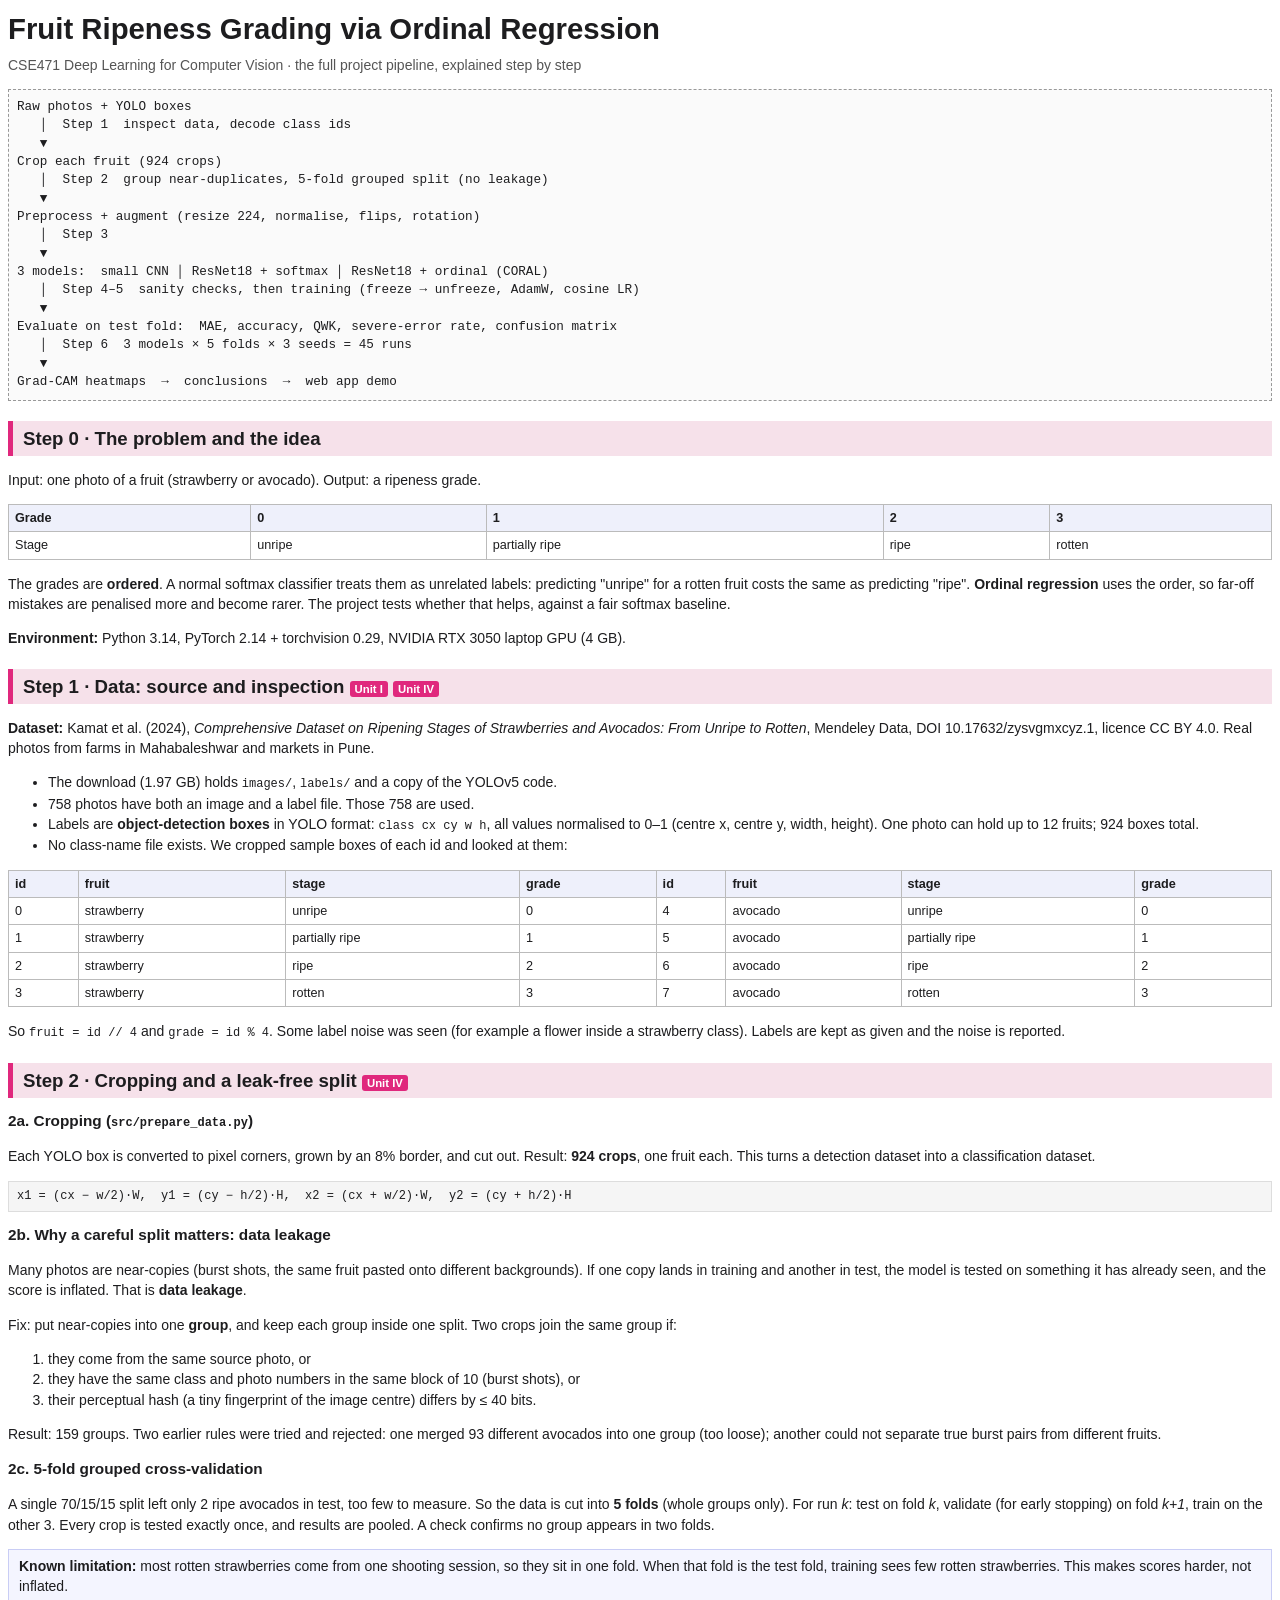
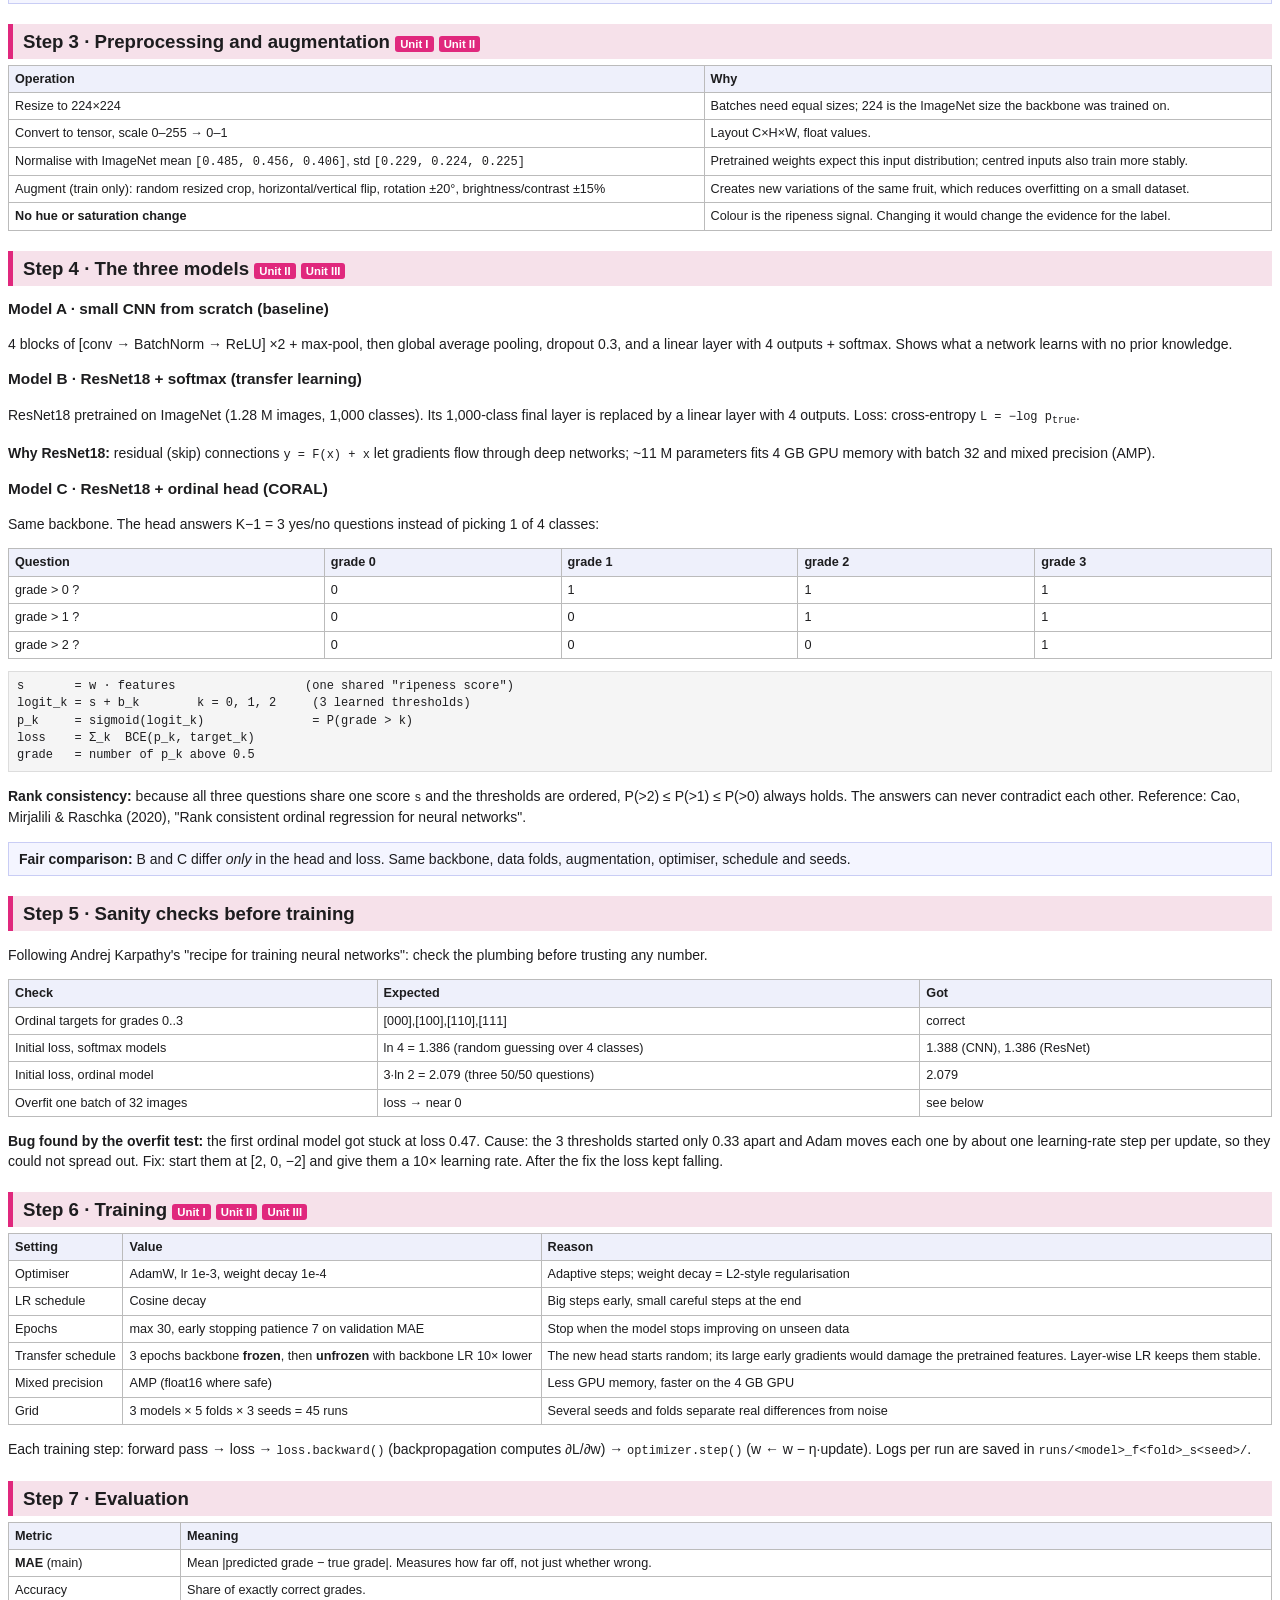
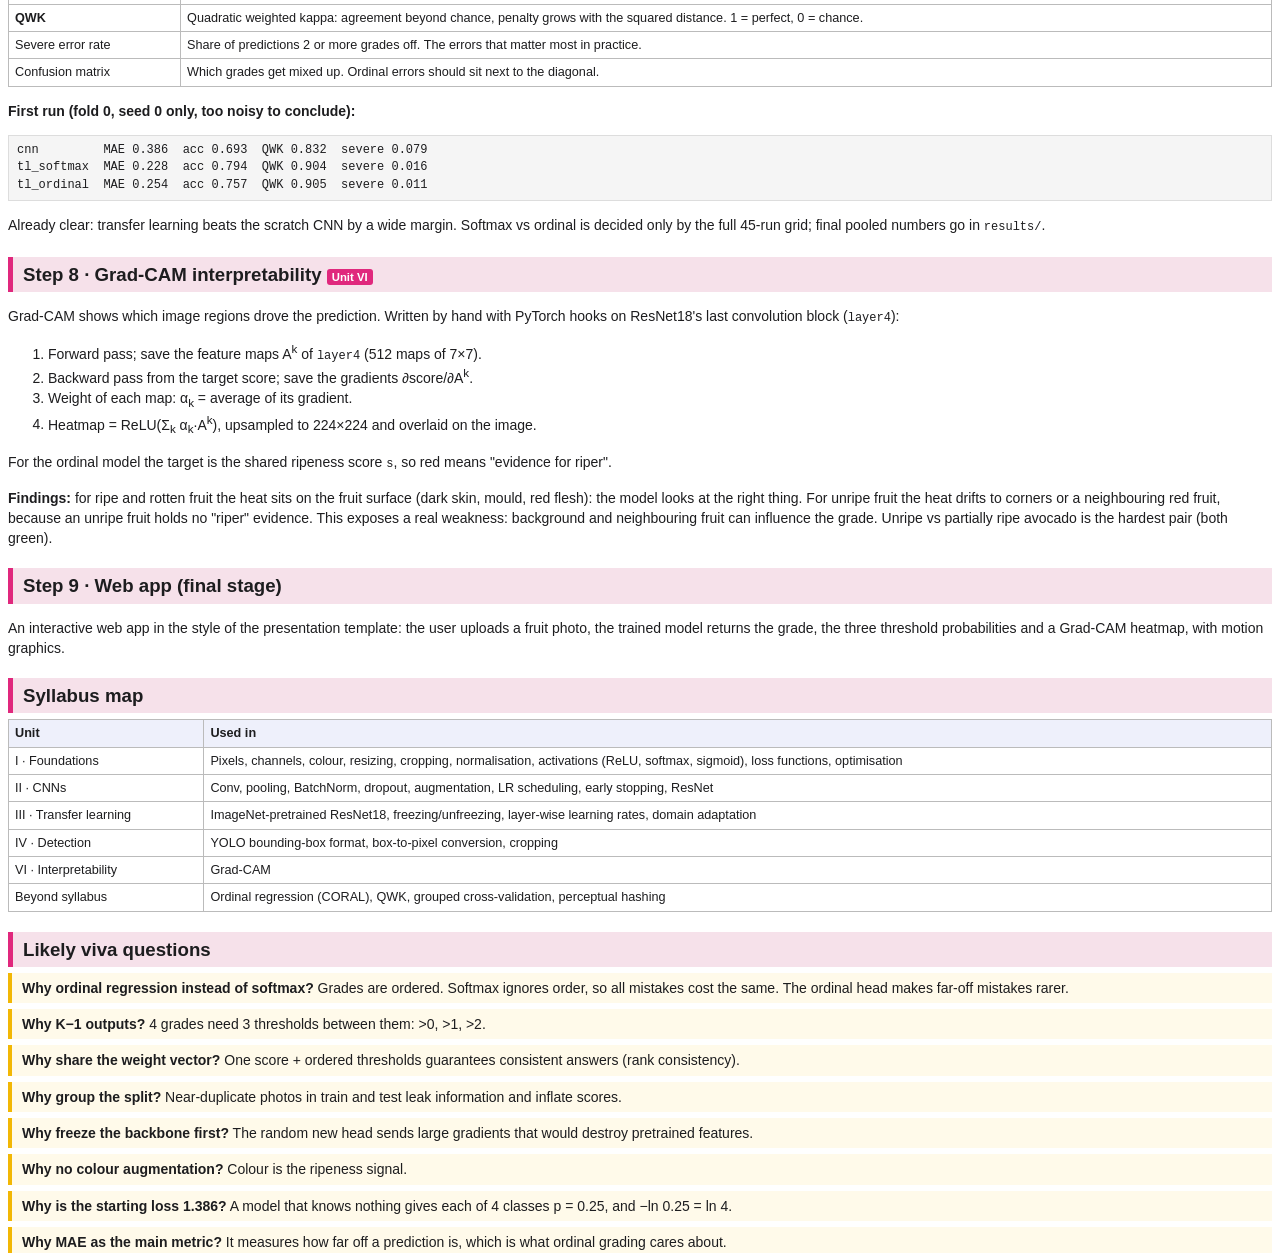
<file: docs/pipeline_explained.html>
<!doctype html>
<html><head><meta charset="utf-8"><title>Project Pipeline Explained</title>
<style>
@page { size: A4; margin: 16mm 15mm; }
body { font-family: "Segoe UI", Arial, sans-serif; font-size: 10.5pt; line-height: 1.45; color: #1d1d1f; }
h1 { font-size: 22pt; margin: 0 0 4px; }
.sub { color: #555; margin-bottom: 14px; }
h2 { font-size: 14pt; margin: 20px 0 6px; padding: 4px 10px; background: #f6e1ea; border-left: 5px solid #e0287d; page-break-after: avoid; }
h3 { font-size: 11.5pt; margin: 12px 0 4px; page-break-after: avoid; }
table { border-collapse: collapse; width: 100%; margin: 6px 0 10px; font-size: 9.5pt; page-break-inside: avoid; }
th, td { border: 1px solid #bbb; padding: 4px 6px; text-align: left; vertical-align: top; }
th { background: #eef0fb; }
code, pre { font-family: Consolas, monospace; font-size: 9pt; }
pre { background: #f5f5f5; border: 1px solid #ddd; padding: 6px 8px; white-space: pre-wrap; page-break-inside: avoid; }
.box { border: 1px solid #c9cdf5; background: #f4f5ff; padding: 6px 10px; margin: 8px 0; page-break-inside: avoid; }
.q { border-left: 4px solid #f2b705; background: #fffaea; padding: 5px 10px; margin: 6px 0; page-break-inside: avoid; }
.flow { font-family: Consolas, monospace; font-size: 9.5pt; background: #fafafa; border: 1px dashed #999; padding: 8px; white-space: pre; }
.unit { display: inline-block; background: #e0287d; color: #fff; border-radius: 3px; padding: 0 5px; font-size: 8.5pt; font-weight: 600; }
</style></head><body>

<h1>Fruit Ripeness Grading via Ordinal Regression</h1>
<div class="sub">CSE471 Deep Learning for Computer Vision · the full project pipeline, explained step by step</div>

<div class="flow">Raw photos + YOLO boxes
   │  Step 1  inspect data, decode class ids
   ▼
Crop each fruit (924 crops)
   │  Step 2  group near-duplicates, 5-fold grouped split (no leakage)
   ▼
Preprocess + augment (resize 224, normalise, flips, rotation)
   │  Step 3
   ▼
3 models:  small CNN │ ResNet18 + softmax │ ResNet18 + ordinal (CORAL)
   │  Step 4–5  sanity checks, then training (freeze → unfreeze, AdamW, cosine LR)
   ▼
Evaluate on test fold:  MAE, accuracy, QWK, severe-error rate, confusion matrix
   │  Step 6  3 models × 5 folds × 3 seeds = 45 runs
   ▼
Grad-CAM heatmaps  →  conclusions  →  web app demo</div>

<h2>Step 0 · The problem and the idea</h2>
<p>Input: one photo of a fruit (strawberry or avocado). Output: a ripeness grade.</p>
<table><tr><th>Grade</th><th>0</th><th>1</th><th>2</th><th>3</th></tr>
<tr><td>Stage</td><td>unripe</td><td>partially ripe</td><td>ripe</td><td>rotten</td></tr></table>
<p>The grades are <b>ordered</b>. A normal softmax classifier treats them as unrelated labels: predicting
"unripe" for a rotten fruit costs the same as predicting "ripe". <b>Ordinal regression</b> uses the order,
so far-off mistakes are penalised more and become rarer. The project tests whether that helps, against a
fair softmax baseline.</p>
<p><b>Environment:</b> Python 3.14, PyTorch 2.14 + torchvision 0.29, NVIDIA RTX 3050 laptop GPU (4 GB).</p>

<h2>Step 1 · Data: source and inspection <span class="unit">Unit I</span> <span class="unit">Unit IV</span></h2>
<p><b>Dataset:</b> Kamat et al. (2024), <i>Comprehensive Dataset on Ripening Stages of Strawberries and
Avocados: From Unripe to Rotten</i>, Mendeley Data, DOI 10.17632/zysvgmxcyz.1, licence CC BY 4.0.
Real photos from farms in Mahabaleshwar and markets in Pune.</p>
<ul>
<li>The download (1.97 GB) holds <code>images/</code>, <code>labels/</code> and a copy of the YOLOv5 code.</li>
<li>758 photos have both an image and a label file. Those 758 are used.</li>
<li>Labels are <b>object-detection boxes</b> in YOLO format: <code>class cx cy w h</code>, all values
normalised to 0–1 (centre x, centre y, width, height). One photo can hold up to 12 fruits; 924 boxes total.</li>
<li>No class-name file exists. We cropped sample boxes of each id and looked at them:</li>
</ul>
<table><tr><th>id</th><th>fruit</th><th>stage</th><th>grade</th><th>id</th><th>fruit</th><th>stage</th><th>grade</th></tr>
<tr><td>0</td><td>strawberry</td><td>unripe</td><td>0</td><td>4</td><td>avocado</td><td>unripe</td><td>0</td></tr>
<tr><td>1</td><td>strawberry</td><td>partially ripe</td><td>1</td><td>5</td><td>avocado</td><td>partially ripe</td><td>1</td></tr>
<tr><td>2</td><td>strawberry</td><td>ripe</td><td>2</td><td>6</td><td>avocado</td><td>ripe</td><td>2</td></tr>
<tr><td>3</td><td>strawberry</td><td>rotten</td><td>3</td><td>7</td><td>avocado</td><td>rotten</td><td>3</td></tr></table>
<p>So <code>fruit = id // 4</code> and <code>grade = id % 4</code>. Some label noise was seen (for example a
flower inside a strawberry class). Labels are kept as given and the noise is reported.</p>

<h2>Step 2 · Cropping and a leak-free split <span class="unit">Unit IV</span></h2>
<h3>2a. Cropping (<code>src/prepare_data.py</code>)</h3>
<p>Each YOLO box is converted to pixel corners, grown by an 8% border, and cut out. Result: <b>924 crops</b>,
one fruit each. This turns a detection dataset into a classification dataset.</p>
<pre>x1 = (cx − w/2)·W,  y1 = (cy − h/2)·H,  x2 = (cx + w/2)·W,  y2 = (cy + h/2)·H</pre>
<h3>2b. Why a careful split matters: data leakage</h3>
<p>Many photos are near-copies (burst shots, the same fruit pasted onto different backgrounds). If one copy
lands in training and another in test, the model is tested on something it has already seen, and the score
is inflated. That is <b>data leakage</b>.</p>
<p>Fix: put near-copies into one <b>group</b>, and keep each group inside one split. Two crops join the same group if:</p>
<ol>
<li>they come from the same source photo, or</li>
<li>they have the same class and photo numbers in the same block of 10 (burst shots), or</li>
<li>their perceptual hash (a tiny fingerprint of the image centre) differs by ≤ 40 bits.</li>
</ol>
<p>Result: 159 groups. Two earlier rules were tried and rejected: one merged 93 different avocados into one
group (too loose); another could not separate true burst pairs from different fruits.</p>
<h3>2c. 5-fold grouped cross-validation</h3>
<p>A single 70/15/15 split left only 2 ripe avocados in test, too few to measure. So the data is cut into
<b>5 folds</b> (whole groups only). For run <i>k</i>: test on fold <i>k</i>, validate (for early stopping) on
fold <i>k+1</i>, train on the other 3. Every crop is tested exactly once, and results are pooled.
A check confirms no group appears in two folds.</p>
<div class="box"><b>Known limitation:</b> most rotten strawberries come from one shooting session, so they sit
in one fold. When that fold is the test fold, training sees few rotten strawberries. This makes scores harder,
not inflated.</div>

<h2>Step 3 · Preprocessing and augmentation <span class="unit">Unit I</span> <span class="unit">Unit II</span></h2>
<table><tr><th>Operation</th><th>Why</th></tr>
<tr><td>Resize to 224×224</td><td>Batches need equal sizes; 224 is the ImageNet size the backbone was trained on.</td></tr>
<tr><td>Convert to tensor, scale 0–255 → 0–1</td><td>Layout C×H×W, float values.</td></tr>
<tr><td>Normalise with ImageNet mean <code>[0.485, 0.456, 0.406]</code>, std <code>[0.229, 0.224, 0.225]</code></td>
<td>Pretrained weights expect this input distribution; centred inputs also train more stably.</td></tr>
<tr><td>Augment (train only): random resized crop, horizontal/vertical flip, rotation ±20°, brightness/contrast ±15%</td>
<td>Creates new variations of the same fruit, which reduces overfitting on a small dataset.</td></tr>
<tr><td><b>No hue or saturation change</b></td><td>Colour is the ripeness signal. Changing it would change the evidence for the label.</td></tr></table>

<h2>Step 4 · The three models <span class="unit">Unit II</span> <span class="unit">Unit III</span></h2>
<h3>Model A · small CNN from scratch (baseline)</h3>
<p>4 blocks of [conv → BatchNorm → ReLU] ×2 + max-pool, then global average pooling, dropout 0.3, and a linear
layer with 4 outputs + softmax. Shows what a network learns with no prior knowledge.</p>
<h3>Model B · ResNet18 + softmax (transfer learning)</h3>
<p>ResNet18 pretrained on ImageNet (1.28 M images, 1,000 classes). Its 1,000-class final layer is replaced by a
linear layer with 4 outputs. Loss: cross-entropy <code>L = −log p<sub>true</sub></code>.</p>
<p><b>Why ResNet18:</b> residual (skip) connections <code>y = F(x) + x</code> let gradients flow through deep
networks; ~11 M parameters fits 4 GB GPU memory with batch 32 and mixed precision (AMP).</p>
<h3>Model C · ResNet18 + ordinal head (CORAL)</h3>
<p>Same backbone. The head answers K−1 = 3 yes/no questions instead of picking 1 of 4 classes:</p>
<table><tr><th>Question</th><th>grade 0</th><th>grade 1</th><th>grade 2</th><th>grade 3</th></tr>
<tr><td>grade &gt; 0 ?</td><td>0</td><td>1</td><td>1</td><td>1</td></tr>
<tr><td>grade &gt; 1 ?</td><td>0</td><td>0</td><td>1</td><td>1</td></tr>
<tr><td>grade &gt; 2 ?</td><td>0</td><td>0</td><td>0</td><td>1</td></tr></table>
<pre>s       = w · features                  (one shared "ripeness score")
logit_k = s + b_k        k = 0, 1, 2     (3 learned thresholds)
p_k     = sigmoid(logit_k)               = P(grade > k)
loss    = Σ_k  BCE(p_k, target_k)
grade   = number of p_k above 0.5</pre>
<p><b>Rank consistency:</b> because all three questions share one score <code>s</code> and the thresholds are
ordered, P(&gt;2) ≤ P(&gt;1) ≤ P(&gt;0) always holds. The answers can never contradict each other.
Reference: Cao, Mirjalili &amp; Raschka (2020), "Rank consistent ordinal regression for neural networks".</p>
<div class="box"><b>Fair comparison:</b> B and C differ <i>only</i> in the head and loss. Same backbone, data folds,
augmentation, optimiser, schedule and seeds.</div>

<h2>Step 5 · Sanity checks before training</h2>
<p>Following Andrej Karpathy's "recipe for training neural networks": check the plumbing before trusting any number.</p>
<table><tr><th>Check</th><th>Expected</th><th>Got</th></tr>
<tr><td>Ordinal targets for grades 0..3</td><td>[000],[100],[110],[111]</td><td>correct</td></tr>
<tr><td>Initial loss, softmax models</td><td>ln 4 = 1.386 (random guessing over 4 classes)</td><td>1.388 (CNN), 1.386 (ResNet)</td></tr>
<tr><td>Initial loss, ordinal model</td><td>3·ln 2 = 2.079 (three 50/50 questions)</td><td>2.079</td></tr>
<tr><td>Overfit one batch of 32 images</td><td>loss → near 0</td><td>see below</td></tr></table>
<p><b>Bug found by the overfit test:</b> the first ordinal model got stuck at loss 0.47. Cause: the 3 thresholds
started only 0.33 apart and Adam moves each one by about one learning-rate step per update, so they could not
spread out. Fix: start them at [2, 0, −2] and give them a 10× learning rate. After the fix the loss kept falling.</p>

<h2>Step 6 · Training <span class="unit">Unit I</span> <span class="unit">Unit II</span> <span class="unit">Unit III</span></h2>
<table><tr><th>Setting</th><th>Value</th><th>Reason</th></tr>
<tr><td>Optimiser</td><td>AdamW, lr 1e-3, weight decay 1e-4</td><td>Adaptive steps; weight decay = L2-style regularisation</td></tr>
<tr><td>LR schedule</td><td>Cosine decay</td><td>Big steps early, small careful steps at the end</td></tr>
<tr><td>Epochs</td><td>max 30, early stopping patience 7 on validation MAE</td><td>Stop when the model stops improving on unseen data</td></tr>
<tr><td>Transfer schedule</td><td>3 epochs backbone <b>frozen</b>, then <b>unfrozen</b> with backbone LR 10× lower</td>
<td>The new head starts random; its large early gradients would damage the pretrained features. Layer-wise LR keeps them stable.</td></tr>
<tr><td>Mixed precision</td><td>AMP (float16 where safe)</td><td>Less GPU memory, faster on the 4 GB GPU</td></tr>
<tr><td>Grid</td><td>3 models × 5 folds × 3 seeds = 45 runs</td><td>Several seeds and folds separate real differences from noise</td></tr></table>
<p>Each training step: forward pass → loss → <code>loss.backward()</code> (backpropagation computes
∂L/∂w) → <code>optimizer.step()</code> (w ← w − η·update). Logs per run are saved in
<code>runs/&lt;model&gt;_f&lt;fold&gt;_s&lt;seed&gt;/</code>.</p>

<h2>Step 7 · Evaluation</h2>
<table><tr><th>Metric</th><th>Meaning</th></tr>
<tr><td><b>MAE</b> (main)</td><td>Mean |predicted grade − true grade|. Measures how far off, not just whether wrong.</td></tr>
<tr><td>Accuracy</td><td>Share of exactly correct grades.</td></tr>
<tr><td><b>QWK</b></td><td>Quadratic weighted kappa: agreement beyond chance, penalty grows with the squared distance. 1 = perfect, 0 = chance.</td></tr>
<tr><td>Severe error rate</td><td>Share of predictions 2 or more grades off. The errors that matter most in practice.</td></tr>
<tr><td>Confusion matrix</td><td>Which grades get mixed up. Ordinal errors should sit next to the diagonal.</td></tr></table>
<p><b>First run (fold 0, seed 0 only, too noisy to conclude):</b></p>
<pre>cnn         MAE 0.386  acc 0.693  QWK 0.832  severe 0.079
tl_softmax  MAE 0.228  acc 0.794  QWK 0.904  severe 0.016
tl_ordinal  MAE 0.254  acc 0.757  QWK 0.905  severe 0.011</pre>
<p>Already clear: transfer learning beats the scratch CNN by a wide margin. Softmax vs ordinal is decided only by
the full 45-run grid; final pooled numbers go in <code>results/</code>.</p>

<h2>Step 8 · Grad-CAM interpretability <span class="unit">Unit VI</span></h2>
<p>Grad-CAM shows which image regions drove the prediction. Written by hand with PyTorch hooks on ResNet18's
last convolution block (<code>layer4</code>):</p>
<ol>
<li>Forward pass; save the feature maps A<sup>k</sup> of <code>layer4</code> (512 maps of 7×7).</li>
<li>Backward pass from the target score; save the gradients ∂score/∂A<sup>k</sup>.</li>
<li>Weight of each map: α<sub>k</sub> = average of its gradient.</li>
<li>Heatmap = ReLU(Σ<sub>k</sub> α<sub>k</sub>·A<sup>k</sup>), upsampled to 224×224 and overlaid on the image.</li>
</ol>
<p>For the ordinal model the target is the shared ripeness score <code>s</code>, so red means "evidence for riper".</p>
<p><b>Findings:</b> for ripe and rotten fruit the heat sits on the fruit surface (dark skin, mould, red flesh): the
model looks at the right thing. For unripe fruit the heat drifts to corners or a neighbouring red fruit, because an
unripe fruit holds no "riper" evidence. This exposes a real weakness: background and neighbouring fruit can influence
the grade. Unripe vs partially ripe avocado is the hardest pair (both green).</p>

<h2>Step 9 · Web app (final stage)</h2>
<p>An interactive web app in the style of the presentation template: the user uploads a fruit photo, the trained
model returns the grade, the three threshold probabilities and a Grad-CAM heatmap, with motion graphics.</p>

<h2>Syllabus map</h2>
<table><tr><th>Unit</th><th>Used in</th></tr>
<tr><td>I · Foundations</td><td>Pixels, channels, colour, resizing, cropping, normalisation, activations (ReLU, softmax, sigmoid), loss functions, optimisation</td></tr>
<tr><td>II · CNNs</td><td>Conv, pooling, BatchNorm, dropout, augmentation, LR scheduling, early stopping, ResNet</td></tr>
<tr><td>III · Transfer learning</td><td>ImageNet-pretrained ResNet18, freezing/unfreezing, layer-wise learning rates, domain adaptation</td></tr>
<tr><td>IV · Detection</td><td>YOLO bounding-box format, box-to-pixel conversion, cropping</td></tr>
<tr><td>VI · Interpretability</td><td>Grad-CAM</td></tr>
<tr><td>Beyond syllabus</td><td>Ordinal regression (CORAL), QWK, grouped cross-validation, perceptual hashing</td></tr></table>

<h2>Likely viva questions</h2>
<div class="q"><b>Why ordinal regression instead of softmax?</b> Grades are ordered. Softmax ignores order, so all mistakes cost the same. The ordinal head makes far-off mistakes rarer.</div>
<div class="q"><b>Why K−1 outputs?</b> 4 grades need 3 thresholds between them: &gt;0, &gt;1, &gt;2.</div>
<div class="q"><b>Why share the weight vector?</b> One score + ordered thresholds guarantees consistent answers (rank consistency).</div>
<div class="q"><b>Why group the split?</b> Near-duplicate photos in train and test leak information and inflate scores.</div>
<div class="q"><b>Why freeze the backbone first?</b> The random new head sends large gradients that would destroy pretrained features.</div>
<div class="q"><b>Why no colour augmentation?</b> Colour is the ripeness signal.</div>
<div class="q"><b>Why is the starting loss 1.386?</b> A model that knows nothing gives each of 4 classes p = 0.25, and −ln 0.25 = ln 4.</div>
<div class="q"><b>Why MAE as the main metric?</b> It measures how far off a prediction is, which is what ordinal grading cares about.</div>
</body></html>
</file>
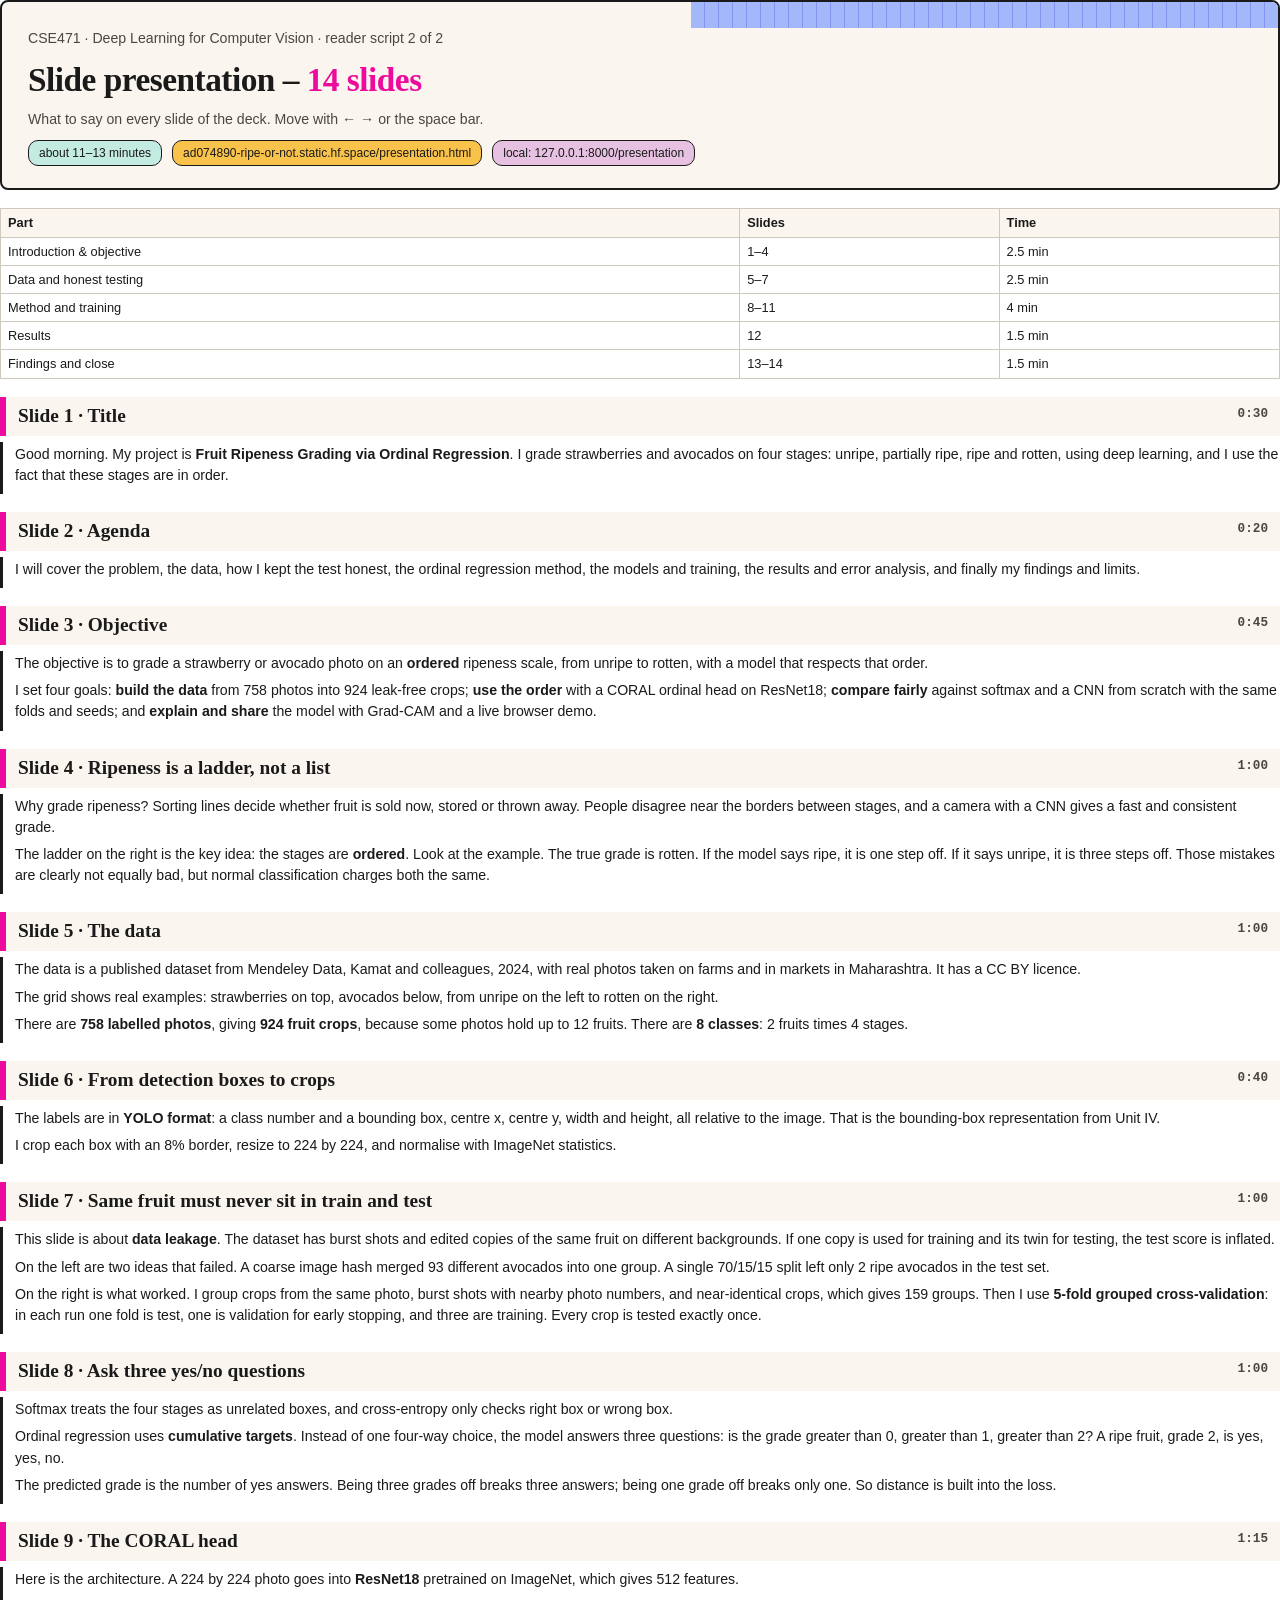
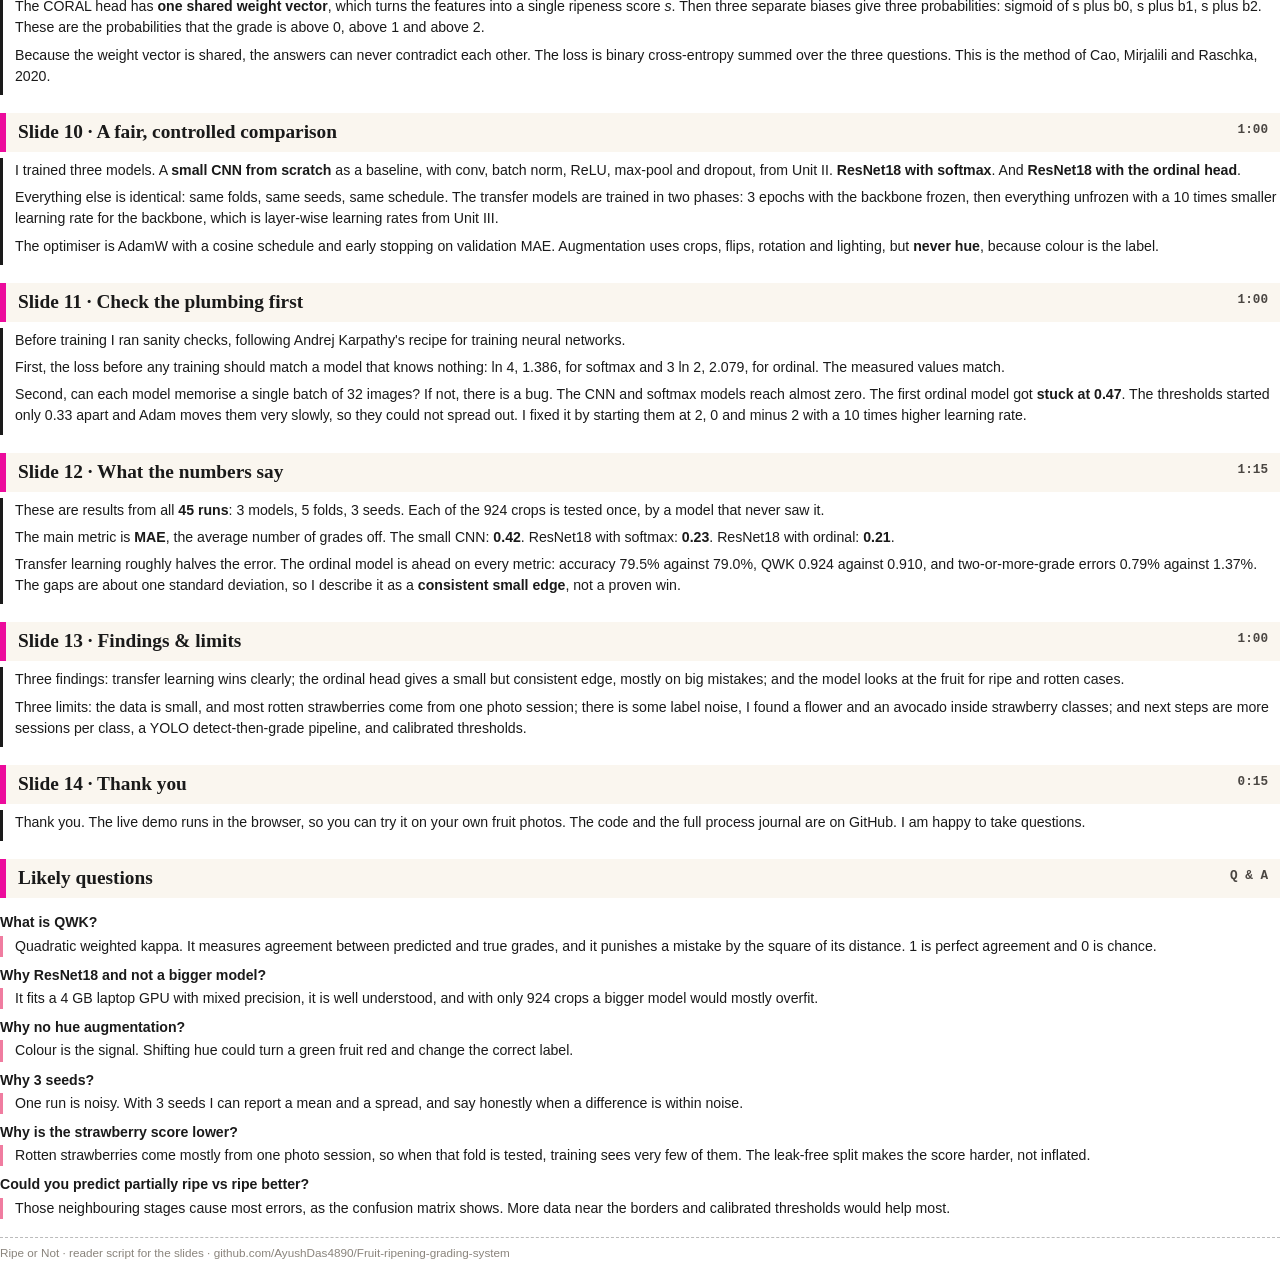
<file: docs/scripts/slides_script.html>
<!doctype html>
<html lang="en"><head><meta charset="utf-8"><title>Reader Script – Slide Presentation</title>
<link rel="stylesheet" href="script.css"></head><body>

<div class="cover">
  <p>CSE471 · Deep Learning for Computer Vision · reader script 2 of 2</p>
  <h1>Slide presentation – <em>14 slides</em></h1>
  <p>What to say on every slide of the deck. Move with ← → or the space bar.</p>
  <div class="meta">
    <span class="chip c1">about 11–13 minutes</span>
    <span class="chip c2">ad074890-ripe-or-not.static.hf.space/presentation.html</span>
    <span class="chip c3">local: 127.0.0.1:8000/presentation</span>
  </div>
</div>

<table>
<tr><th>Part</th><th>Slides</th><th>Time</th></tr>
<tr><td>Introduction &amp; objective</td><td>1–4</td><td>2.5 min</td></tr>
<tr><td>Data and honest testing</td><td>5–7</td><td>2.5 min</td></tr>
<tr><td>Method and training</td><td>8–11</td><td>4 min</td></tr>
<tr><td>Results</td><td>12</td><td>1.5 min</td></tr>
<tr><td>Findings and close</td><td>13–14</td><td>1.5 min</td></tr>
</table>

<div class="block"><h2>Slide 1 · Title <span class="time">0:30</span></h2>
<div class="say"><p>Good morning. My project is <b>Fruit Ripeness Grading via Ordinal Regression</b>. I grade strawberries and avocados on four stages: unripe, partially ripe, ripe and rotten, using deep learning, and I use the fact that these stages are in order.</p></div></div>

<div class="block"><h2>Slide 2 · Agenda <span class="time">0:20</span></h2>
<div class="say"><p>I will cover the problem, the data, how I kept the test honest, the ordinal regression method, the models and training, the results and error analysis, and finally my findings and limits.</p></div></div>

<div class="block"><h2>Slide 3 · Objective <span class="time">0:45</span></h2>
<div class="say"><p>The objective is to grade a strawberry or avocado photo on an <b>ordered</b> ripeness scale, from unripe to rotten, with a model that respects that order.</p>
<p>I set four goals: <b>build the data</b> from 758 photos into 924 leak-free crops; <b>use the order</b> with a CORAL ordinal head on ResNet18; <b>compare fairly</b> against softmax and a CNN from scratch with the same folds and seeds; and <b>explain and share</b> the model with Grad-CAM and a live browser demo.</p></div></div>

<div class="block"><h2>Slide 4 · Ripeness is a ladder, not a list <span class="time">1:00</span></h2>
<div class="say">
<p>Why grade ripeness? Sorting lines decide whether fruit is sold now, stored or thrown away. People disagree near the borders between stages, and a camera with a CNN gives a fast and consistent grade.</p>
<p>The ladder on the right is the key idea: the stages are <b>ordered</b>. Look at the example. The true grade is rotten. If the model says ripe, it is one step off. If it says unripe, it is three steps off. Those mistakes are clearly not equally bad, but normal classification charges both the same.</p>
</div></div>

<div class="block"><h2>Slide 5 · The data <span class="time">1:00</span></h2>
<div class="say">
<p>The data is a published dataset from Mendeley Data, Kamat and colleagues, 2024, with real photos taken on farms and in markets in Maharashtra. It has a CC BY licence.</p>
<p>The grid shows real examples: strawberries on top, avocados below, from unripe on the left to rotten on the right.</p>
<p>There are <b>758 labelled photos</b>, giving <b>924 fruit crops</b>, because some photos hold up to 12 fruits. There are <b>8 classes</b>: 2 fruits times 4 stages.</p>
</div></div>

<div class="block"><h2>Slide 6 · From detection boxes to crops <span class="time">0:40</span></h2>
<div class="say">
<p>The labels are in <b>YOLO format</b>: a class number and a bounding box, centre x, centre y, width and height, all relative to the image. That is the bounding-box representation from Unit IV.</p>
<p>I crop each box with an 8% border, resize to 224 by 224, and normalise with ImageNet statistics.</p>
</div></div>

<div class="block"><h2>Slide 7 · Same fruit must never sit in train and test <span class="time">1:00</span></h2>
<div class="say">
<p>This slide is about <b>data leakage</b>. The dataset has burst shots and edited copies of the same fruit on different backgrounds. If one copy is used for training and its twin for testing, the test score is inflated.</p>
<p>On the left are two ideas that failed. A coarse image hash merged 93 different avocados into one group. A single 70/15/15 split left only 2 ripe avocados in the test set.</p>
<p>On the right is what worked. I group crops from the same photo, burst shots with nearby photo numbers, and near-identical crops, which gives 159 groups. Then I use <b>5-fold grouped cross-validation</b>: in each run one fold is test, one is validation for early stopping, and three are training. Every crop is tested exactly once.</p>
</div></div>

<div class="block"><h2>Slide 8 · Ask three yes/no questions <span class="time">1:00</span></h2>
<div class="say">
<p>Softmax treats the four stages as unrelated boxes, and cross-entropy only checks right box or wrong box.</p>
<p>Ordinal regression uses <b>cumulative targets</b>. Instead of one four-way choice, the model answers three questions: is the grade greater than 0, greater than 1, greater than 2? A ripe fruit, grade 2, is yes, yes, no.</p>
<p>The predicted grade is the number of yes answers. Being three grades off breaks three answers; being one grade off breaks only one. So distance is built into the loss.</p>
</div></div>

<div class="block"><h2>Slide 9 · The CORAL head <span class="time">1:15</span></h2>
<div class="say">
<p>Here is the architecture. A 224 by 224 photo goes into <b>ResNet18</b> pretrained on ImageNet, which gives 512 features.</p>
<p>The CORAL head has <b>one shared weight vector</b>, which turns the features into a single ripeness score <i>s</i>. Then three separate biases give three probabilities: sigmoid of s plus b0, s plus b1, s plus b2. These are the probabilities that the grade is above 0, above 1 and above 2.</p>
<p>Because the weight vector is shared, the answers can never contradict each other. The loss is binary cross-entropy summed over the three questions. This is the method of Cao, Mirjalili and Raschka, 2020.</p>
</div></div>

<div class="block"><h2>Slide 10 · A fair, controlled comparison <span class="time">1:00</span></h2>
<div class="say">
<p>I trained three models. A <b>small CNN from scratch</b> as a baseline, with conv, batch norm, ReLU, max-pool and dropout, from Unit II. <b>ResNet18 with softmax</b>. And <b>ResNet18 with the ordinal head</b>.</p>
<p>Everything else is identical: same folds, same seeds, same schedule. The transfer models are trained in two phases: 3 epochs with the backbone frozen, then everything unfrozen with a 10 times smaller learning rate for the backbone, which is layer-wise learning rates from Unit III.</p>
<p>The optimiser is AdamW with a cosine schedule and early stopping on validation MAE. Augmentation uses crops, flips, rotation and lighting, but <b>never hue</b>, because colour is the label.</p>
</div></div>

<div class="block"><h2>Slide 11 · Check the plumbing first <span class="time">1:00</span></h2>
<div class="say">
<p>Before training I ran sanity checks, following Andrej Karpathy's recipe for training neural networks.</p>
<p>First, the loss before any training should match a model that knows nothing: ln 4, 1.386, for softmax and 3 ln 2, 2.079, for ordinal. The measured values match.</p>
<p>Second, can each model memorise a single batch of 32 images? If not, there is a bug. The CNN and softmax models reach almost zero. The first ordinal model got <b>stuck at 0.47</b>. The thresholds started only 0.33 apart and Adam moves them very slowly, so they could not spread out. I fixed it by starting them at 2, 0 and minus 2 with a 10 times higher learning rate.</p>
</div></div>

<div class="block"><h2>Slide 12 · What the numbers say <span class="time">1:15</span></h2>
<div class="say">
<p>These are results from all <b>45 runs</b>: 3 models, 5 folds, 3 seeds. Each of the 924 crops is tested once, by a model that never saw it.</p>
<p>The main metric is <b>MAE</b>, the average number of grades off. The small CNN: <b>0.42</b>. ResNet18 with softmax: <b>0.23</b>. ResNet18 with ordinal: <b>0.21</b>.</p>
<p>Transfer learning roughly halves the error. The ordinal model is ahead on every metric: accuracy 79.5% against 79.0%, QWK 0.924 against 0.910, and two-or-more-grade errors 0.79% against 1.37%. The gaps are about one standard deviation, so I describe it as a <b>consistent small edge</b>, not a proven win.</p>
</div></div>

<div class="block"><h2>Slide 13 · Findings &amp; limits <span class="time">1:00</span></h2>
<div class="say">
<p>Three findings: transfer learning wins clearly; the ordinal head gives a small but consistent edge, mostly on big mistakes; and the model looks at the fruit for ripe and rotten cases.</p>
<p>Three limits: the data is small, and most rotten strawberries come from one photo session; there is some label noise, I found a flower and an avocado inside strawberry classes; and next steps are more sessions per class, a YOLO detect-then-grade pipeline, and calibrated thresholds.</p>
</div></div>

<div class="block"><h2>Slide 14 · Thank you <span class="time">0:15</span></h2>
<div class="say"><p>Thank you. The live demo runs in the browser, so you can try it on your own fruit photos. The code and the full process journal are on GitHub. I am happy to take questions.</p></div></div>

<div class="block qa">
<h2>Likely questions <span class="time">Q &amp; A</span></h2>
<dl>
<div><dt>What is QWK?</dt>
<dd>Quadratic weighted kappa. It measures agreement between predicted and true grades, and it punishes a mistake by the square of its distance. 1 is perfect agreement and 0 is chance.</dd></div>
<div><dt>Why ResNet18 and not a bigger model?</dt>
<dd>It fits a 4 GB laptop GPU with mixed precision, it is well understood, and with only 924 crops a bigger model would mostly overfit.</dd></div>
<div><dt>Why no hue augmentation?</dt>
<dd>Colour is the signal. Shifting hue could turn a green fruit red and change the correct label.</dd></div>
<div><dt>Why 3 seeds?</dt>
<dd>One run is noisy. With 3 seeds I can report a mean and a spread, and say honestly when a difference is within noise.</dd></div>
<div><dt>Why is the strawberry score lower?</dt>
<dd>Rotten strawberries come mostly from one photo session, so when that fold is tested, training sees very few of them. The leak-free split makes the score harder, not inflated.</dd></div>
<div><dt>Could you predict partially ripe vs ripe better?</dt>
<dd>Those neighbouring stages cause most errors, as the confusion matrix shows. More data near the borders and calibrated thresholds would help most.</dd></div>
</dl>
</div>

<div class="foot">Ripe or Not · reader script for the slides · github.com/AyushDas4890/Fruit-ripening-grading-system</div>
</body></html>
</file>
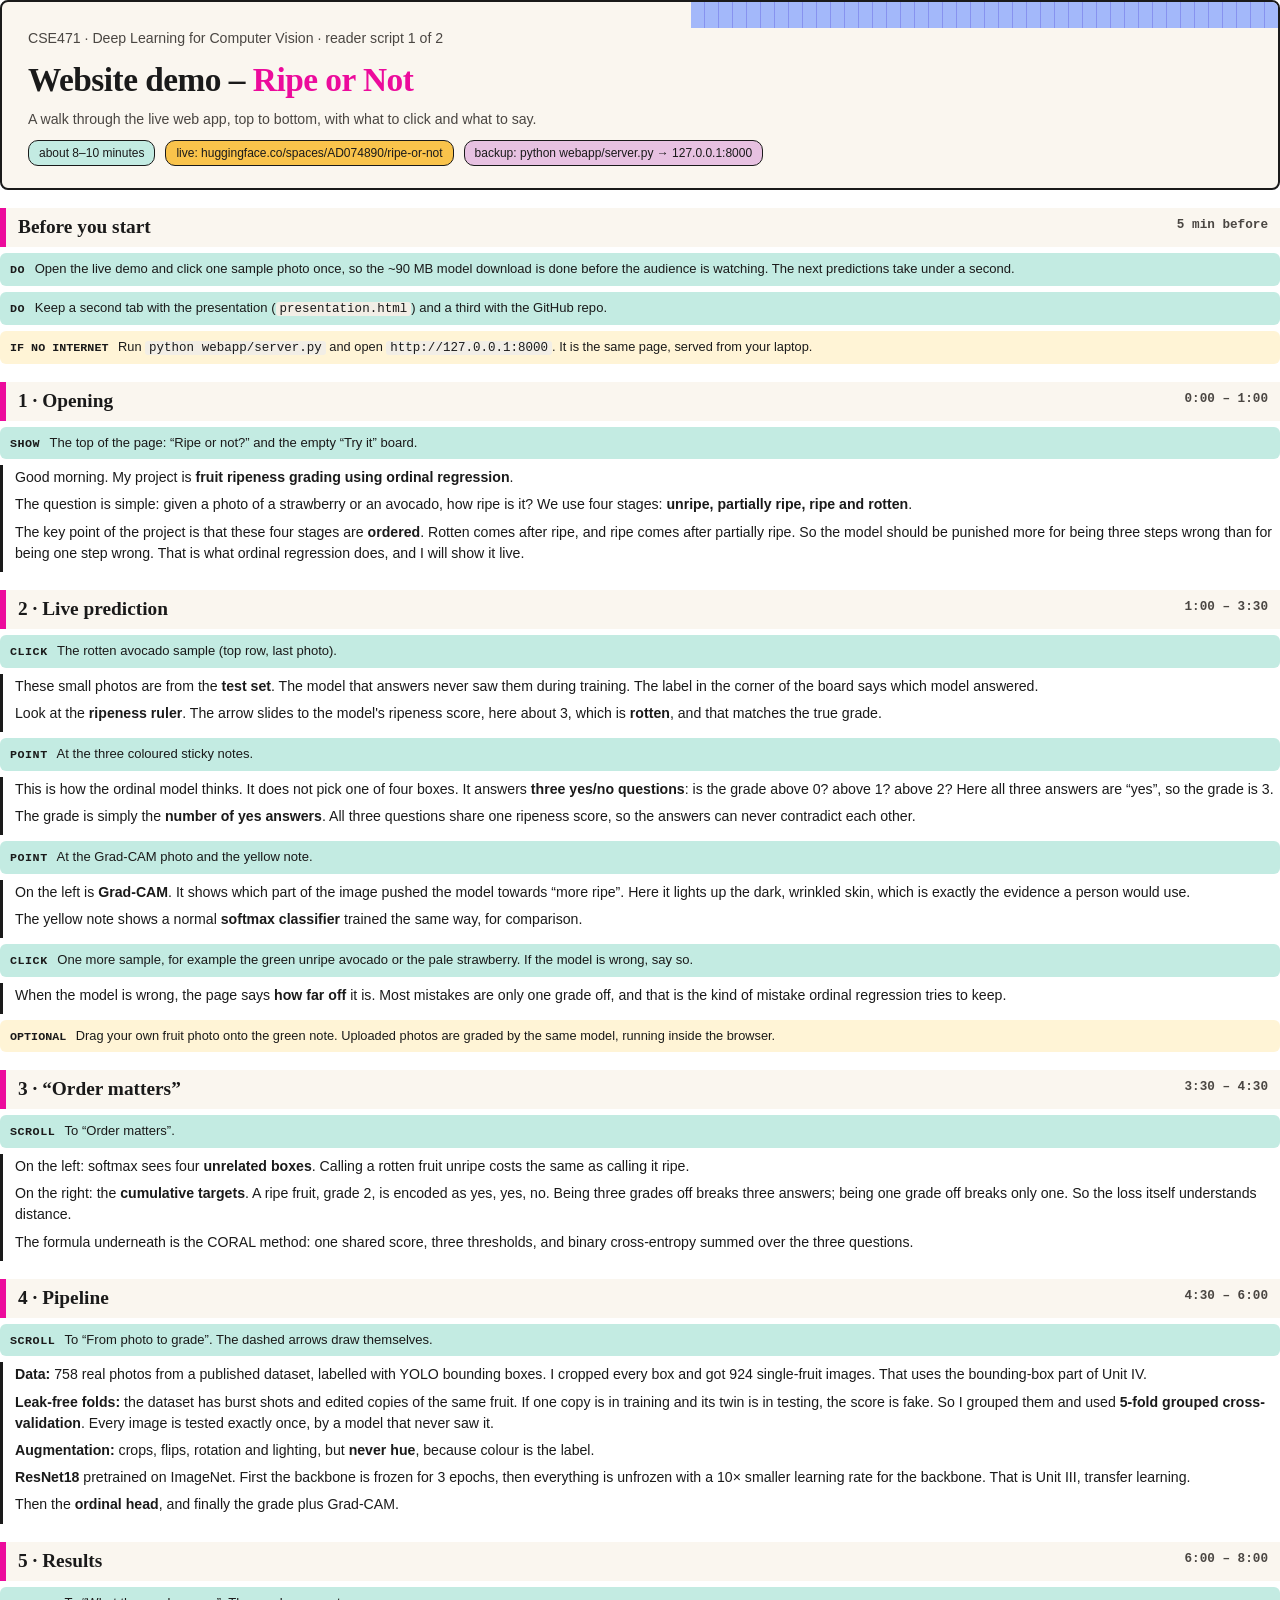
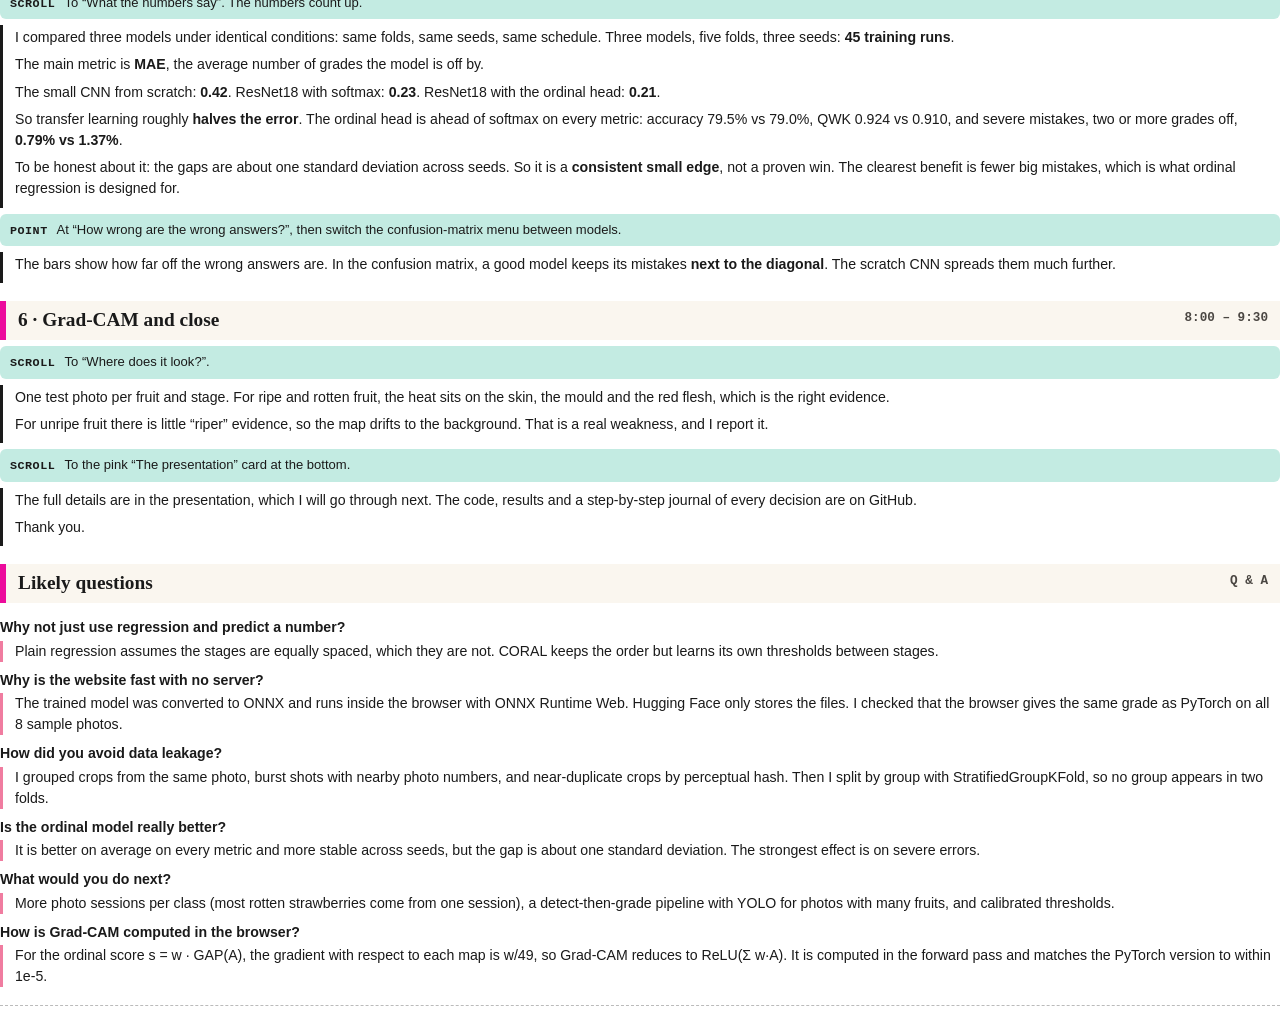
<file: docs/scripts/website_script.html>
<!doctype html>
<html lang="en"><head><meta charset="utf-8"><title>Reader Script – Website Demo</title>
<link rel="stylesheet" href="script.css"></head><body>

<div class="cover">
  <p>CSE471 · Deep Learning for Computer Vision · reader script 1 of 2</p>
  <h1>Website demo – <em>Ripe or Not</em></h1>
  <p>A walk through the live web app, top to bottom, with what to click and what to say.</p>
  <div class="meta">
    <span class="chip c1">about 8–10 minutes</span>
    <span class="chip c2">live: huggingface.co/spaces/AD074890/ripe-or-not</span>
    <span class="chip c3">backup: python webapp/server.py → 127.0.0.1:8000</span>
  </div>
</div>

<div class="block">
<h2>Before you start <span class="time">5 min before</span></h2>
<div class="do"><b>DO</b> Open the live demo and click one sample photo once, so the ~90 MB model download is done before the audience is watching. The next predictions take under a second.</div>
<div class="do"><b>DO</b> Keep a second tab with the presentation (<code>presentation.html</code>) and a third with the GitHub repo.</div>
<div class="tip"><b>IF NO INTERNET</b> Run <code>python webapp/server.py</code> and open <code>http://127.0.0.1:8000</code>. It is the same page, served from your laptop.</div>
</div>

<div class="block">
<h2>1 · Opening <span class="time">0:00 – 1:00</span></h2>
<div class="do"><b>SHOW</b> The top of the page: “Ripe or not?” and the empty “Try it” board.</div>
<div class="say">
<p>Good morning. My project is <b>fruit ripeness grading using ordinal regression</b>.</p>
<p>The question is simple: given a photo of a strawberry or an avocado, how ripe is it? We use four stages: <b>unripe, partially ripe, ripe and rotten</b>.</p>
<p>The key point of the project is that these four stages are <b>ordered</b>. Rotten comes after ripe, and ripe comes after partially ripe. So the model should be punished more for being three steps wrong than for being one step wrong. That is what ordinal regression does, and I will show it live.</p>
</div>
</div>

<div class="block">
<h2>2 · Live prediction <span class="time">1:00 – 3:30</span></h2>
<div class="do"><b>CLICK</b> The rotten avocado sample (top row, last photo).</div>
<div class="say">
<p>These small photos are from the <b>test set</b>. The model that answers never saw them during training. The label in the corner of the board says which model answered.</p>
<p>Look at the <b>ripeness ruler</b>. The arrow slides to the model's ripeness score, here about 3, which is <b>rotten</b>, and that matches the true grade.</p>
</div>
<div class="do"><b>POINT</b> At the three coloured sticky notes.</div>
<div class="say">
<p>This is how the ordinal model thinks. It does not pick one of four boxes. It answers <b>three yes/no questions</b>: is the grade above 0? above 1? above 2? Here all three answers are “yes”, so the grade is 3.</p>
<p>The grade is simply the <b>number of yes answers</b>. All three questions share one ripeness score, so the answers can never contradict each other.</p>
</div>
<div class="do"><b>POINT</b> At the Grad-CAM photo and the yellow note.</div>
<div class="say">
<p>On the left is <b>Grad-CAM</b>. It shows which part of the image pushed the model towards “more ripe”. Here it lights up the dark, wrinkled skin, which is exactly the evidence a person would use.</p>
<p>The yellow note shows a normal <b>softmax classifier</b> trained the same way, for comparison.</p>
</div>
<div class="do"><b>CLICK</b> One more sample, for example the green unripe avocado or the pale strawberry. If the model is wrong, say so.</div>
<div class="say">
<p>When the model is wrong, the page says <b>how far off</b> it is. Most mistakes are only one grade off, and that is the kind of mistake ordinal regression tries to keep.</p>
</div>
<div class="tip"><b>OPTIONAL</b> Drag your own fruit photo onto the green note. Uploaded photos are graded by the same model, running inside the browser.</div>
</div>

<div class="block">
<h2>3 · “Order matters” <span class="time">3:30 – 4:30</span></h2>
<div class="do"><b>SCROLL</b> To “Order matters”.</div>
<div class="say">
<p>On the left: softmax sees four <b>unrelated boxes</b>. Calling a rotten fruit unripe costs the same as calling it ripe.</p>
<p>On the right: the <b>cumulative targets</b>. A ripe fruit, grade 2, is encoded as yes, yes, no. Being three grades off breaks three answers; being one grade off breaks only one. So the loss itself understands distance.</p>
<p>The formula underneath is the CORAL method: one shared score, three thresholds, and binary cross-entropy summed over the three questions.</p>
</div>
</div>

<div class="block">
<h2>4 · Pipeline <span class="time">4:30 – 6:00</span></h2>
<div class="do"><b>SCROLL</b> To “From photo to grade”. The dashed arrows draw themselves.</div>
<div class="say">
<p><b>Data:</b> 758 real photos from a published dataset, labelled with YOLO bounding boxes. I cropped every box and got 924 single-fruit images. That uses the bounding-box part of Unit IV.</p>
<p><b>Leak-free folds:</b> the dataset has burst shots and edited copies of the same fruit. If one copy is in training and its twin is in testing, the score is fake. So I grouped them and used <b>5-fold grouped cross-validation</b>. Every image is tested exactly once, by a model that never saw it.</p>
<p><b>Augmentation:</b> crops, flips, rotation and lighting, but <b>never hue</b>, because colour is the label.</p>
<p><b>ResNet18</b> pretrained on ImageNet. First the backbone is frozen for 3 epochs, then everything is unfrozen with a 10× smaller learning rate for the backbone. That is Unit III, transfer learning.</p>
<p>Then the <b>ordinal head</b>, and finally the grade plus Grad-CAM.</p>
</div>
</div>

<div class="block">
<h2>5 · Results <span class="time">6:00 – 8:00</span></h2>
<div class="do"><b>SCROLL</b> To “What the numbers say”. The numbers count up.</div>
<div class="say">
<p>I compared three models under identical conditions: same folds, same seeds, same schedule. Three models, five folds, three seeds: <b>45 training runs</b>.</p>
<p>The main metric is <b>MAE</b>, the average number of grades the model is off by.</p>
<p>The small CNN from scratch: <b>0.42</b>. ResNet18 with softmax: <b>0.23</b>. ResNet18 with the ordinal head: <b>0.21</b>.</p>
<p>So transfer learning roughly <b>halves the error</b>. The ordinal head is ahead of softmax on every metric: accuracy 79.5% vs 79.0%, QWK 0.924 vs 0.910, and severe mistakes, two or more grades off, <b>0.79% vs 1.37%</b>.</p>
<p>To be honest about it: the gaps are about one standard deviation across seeds. So it is a <b>consistent small edge</b>, not a proven win. The clearest benefit is fewer big mistakes, which is what ordinal regression is designed for.</p>
</div>
<div class="do"><b>POINT</b> At “How wrong are the wrong answers?”, then switch the confusion-matrix menu between models.</div>
<div class="say">
<p>The bars show how far off the wrong answers are. In the confusion matrix, a good model keeps its mistakes <b>next to the diagonal</b>. The scratch CNN spreads them much further.</p>
</div>
</div>

<div class="block">
<h2>6 · Grad-CAM and close <span class="time">8:00 – 9:30</span></h2>
<div class="do"><b>SCROLL</b> To “Where does it look?”.</div>
<div class="say">
<p>One test photo per fruit and stage. For ripe and rotten fruit, the heat sits on the skin, the mould and the red flesh, which is the right evidence.</p>
<p>For unripe fruit there is little “riper” evidence, so the map drifts to the background. That is a real weakness, and I report it.</p>
</div>
<div class="do"><b>SCROLL</b> To the pink “The presentation” card at the bottom.</div>
<div class="say">
<p>The full details are in the presentation, which I will go through next. The code, results and a step-by-step journal of every decision are on GitHub.</p>
<p>Thank you.</p>
</div>
</div>

<div class="block qa">
<h2>Likely questions <span class="time">Q &amp; A</span></h2>
<dl>
<div><dt>Why not just use regression and predict a number?</dt>
<dd>Plain regression assumes the stages are equally spaced, which they are not. CORAL keeps the order but learns its own thresholds between stages.</dd></div>
<div><dt>Why is the website fast with no server?</dt>
<dd>The trained model was converted to ONNX and runs inside the browser with ONNX Runtime Web. Hugging Face only stores the files. I checked that the browser gives the same grade as PyTorch on all 8 sample photos.</dd></div>
<div><dt>How did you avoid data leakage?</dt>
<dd>I grouped crops from the same photo, burst shots with nearby photo numbers, and near-duplicate crops by perceptual hash. Then I split by group with StratifiedGroupKFold, so no group appears in two folds.</dd></div>
<div><dt>Is the ordinal model really better?</dt>
<dd>It is better on average on every metric and more stable across seeds, but the gap is about one standard deviation. The strongest effect is on severe errors.</dd></div>
<div><dt>What would you do next?</dt>
<dd>More photo sessions per class (most rotten strawberries come from one session), a detect-then-grade pipeline with YOLO for photos with many fruits, and calibrated thresholds.</dd></div>
<div><dt>How is Grad-CAM computed in the browser?</dt>
<dd>For the ordinal score s = w · GAP(A), the gradient with respect to each map is w/49, so Grad-CAM reduces to ReLU(Σ w·A). It is computed in the forward pass and matches the PyTorch version to within 1e-5.</dd></div>
</dl>
</div>

<div class="foot">Ripe or Not · reader script for the website · github.com/AyushDas4890/Fruit-ripening-grading-system</div>
</body></html>
</file>
<file: docs/scripts/script.css>
@page { size: A4; margin: 16mm 16mm 18mm; }
* { box-sizing: border-box; }
body { font-family: "Segoe UI", Arial, sans-serif; font-size: 10.6pt; line-height: 1.5; color: #1A1A1A; margin: 0; }
.cover { background: #FAF6EF; border: 2.5px solid #1A1A1A; border-radius: 8px; padding: 22px 26px; margin-bottom: 18px; position: relative; overflow: hidden; }
.cover:before { content: ""; position: absolute; top: 0; right: 0; width: 46%; height: 26px;
  background: #A3B8FA repeating-linear-gradient(90deg, transparent 0 13px, rgba(123,131,235,.7) 13px 14px); }
.cover h1 { font-family: Georgia, serif; font-size: 25pt; margin: 6px 0 4px; letter-spacing: -.5px; }
.cover h1 em { font-style: normal; color: #EC0B9C; }
.cover p { margin: 4px 0; color: #4A4642; }
.meta { display: flex; gap: 10px; flex-wrap: wrap; margin-top: 10px; }
.chip { font-size: 9pt; padding: 3px 10px; border-radius: 10px; border: 1.5px solid #1A1A1A; }
.c1 { background: #C3EBE2 } .c2 { background: #F9C34B } .c3 { background: #E7C1E1 } .c4 { background: #F07CA0 }
h2 { font-family: Georgia, serif; font-size: 14.5pt; margin: 18px 0 6px; padding: 5px 12px; background: #FAF6EF;
  border-left: 6px solid #EC0B9C; page-break-after: avoid; }
h2 .time { float: right; font: 600 9.5pt Consolas, monospace; color: #4A4642; padding-top: 4px; }
.block { page-break-inside: avoid; margin-bottom: 8px; }
.do { background: #C3EBE2; border-radius: 6px; padding: 6px 10px; margin: 6px 0; font-size: 9.8pt; }
.do b:first-child { font-family: Consolas, monospace; font-size: 8.8pt; letter-spacing: .5px; margin-right: 6px; }
.say { border-left: 3px solid #1A1A1A; padding: 2px 0 2px 12px; margin: 6px 0; }
.say p { margin: 0 0 6px; }
.tip { background: #FFF4D6; border-radius: 6px; padding: 6px 10px; margin: 6px 0; font-size: 9.6pt; }
.tip b:first-child { font-family: Consolas, monospace; font-size: 8.8pt; margin-right: 6px; }
table { border-collapse: collapse; width: 100%; font-size: 9.6pt; margin: 6px 0 10px; page-break-inside: avoid; }
th, td { border: 1px solid #cfc8bd; padding: 4px 7px; text-align: left; vertical-align: top; }
th { background: #FAF6EF; }
.qa dt { font-weight: 700; margin-top: 8px; }
.qa dd { margin: 2px 0 0 0; padding-left: 12px; border-left: 3px solid #F07CA0; }
.qa dl > div { page-break-inside: avoid; }
code { font-family: Consolas, monospace; font-size: 9.4pt; background: #F2EEE6; padding: 0 4px; border-radius: 3px; }
.foot { margin-top: 18px; font-size: 8.8pt; color: #8A847C; border-top: 1px dashed #bbb; padding-top: 6px; }
</file>
